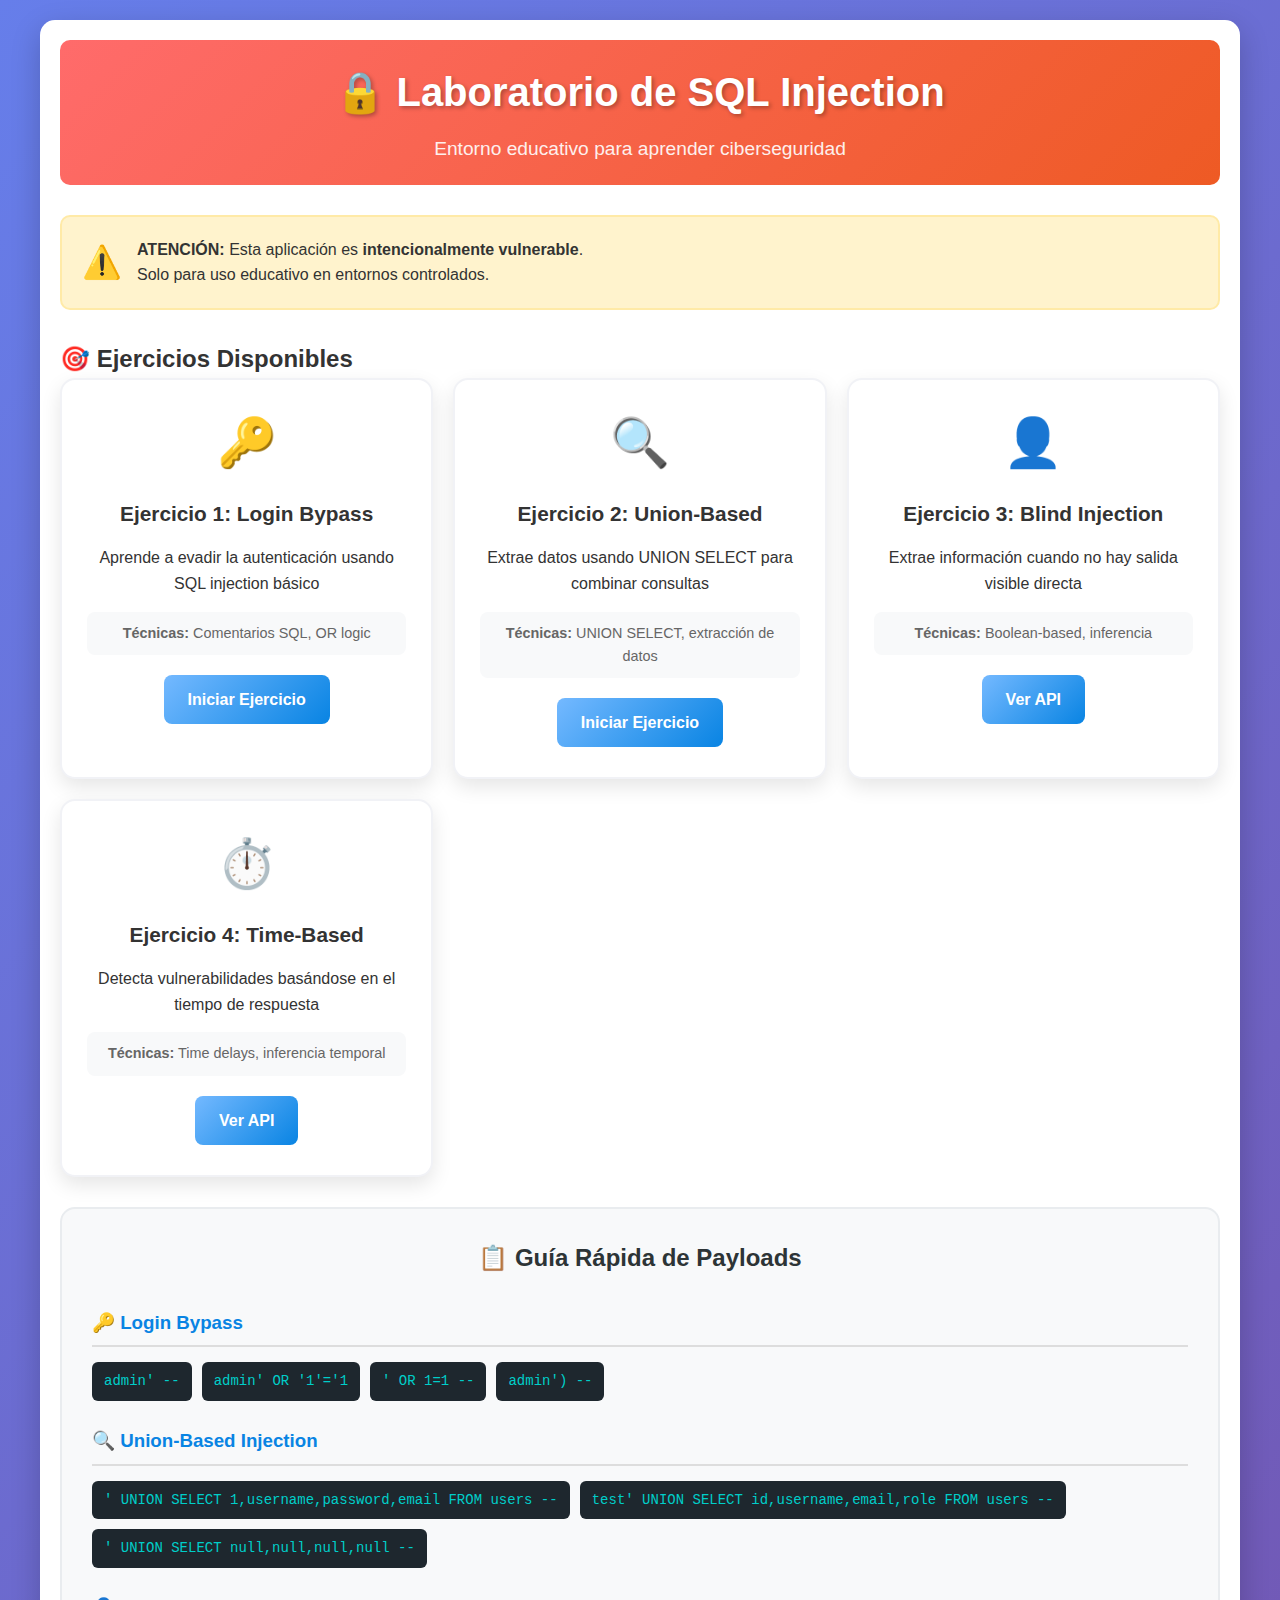
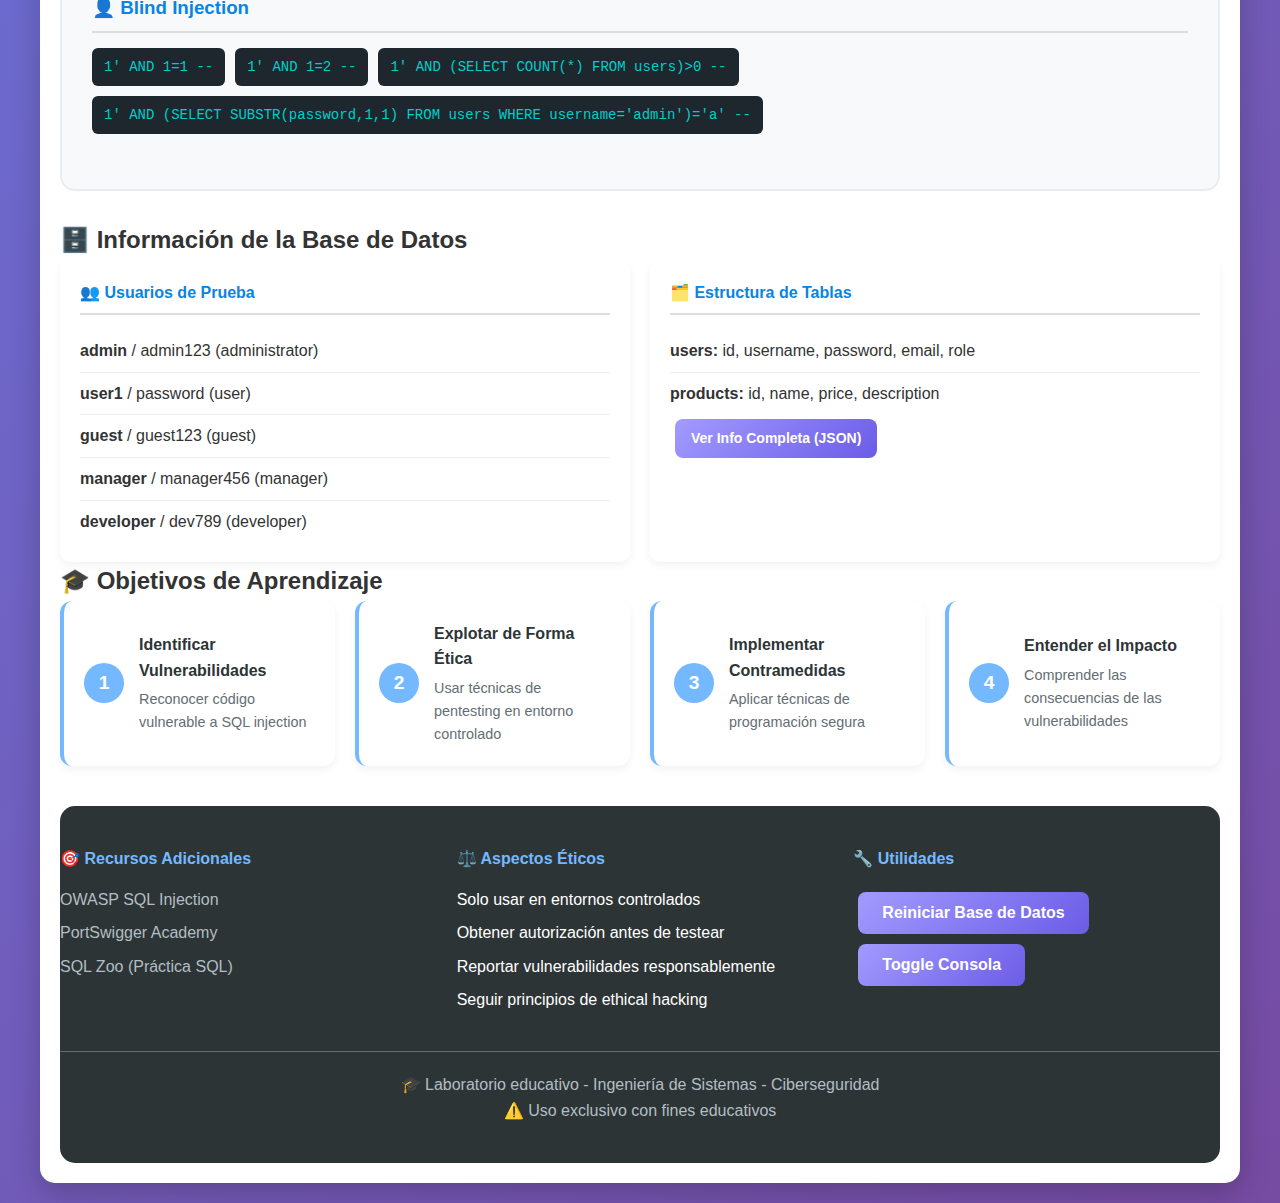
<file: templates/index.html>
<!DOCTYPE html>
<html lang="es">
<head>
    <meta charset="UTF-8">
    <meta name="viewport" content="width=device-width, initial-scale=1.0">
    <title>🔒 Laboratorio SQL Injection</title>
    <link rel="stylesheet" href="/static/style.css">
</head>
<body>
    <div class="container">
        <header class="header">
            <h1>🔒 Laboratorio de SQL Injection</h1>
            <p class="subtitle">Entorno educativo para aprender ciberseguridad</p>
        </header>
        
        <div class="warning-box">
            <div class="warning-icon">⚠️</div>
            <div class="warning-text">
                <strong>ATENCIÓN:</strong> Esta aplicación es <strong>intencionalmente vulnerable</strong>.<br>
                Solo para uso educativo en entornos controlados.
            </div>
        </div>
        
        <div class="main-content">
            <section class="exercises">
                <h2>🎯 Ejercicios Disponibles</h2>
                <div class="exercise-grid">
                    
                    <div class="exercise-card">
                        <div class="exercise-icon">🔑</div>
                        <h3>Ejercicio 1: Login Bypass</h3>
                        <p>Aprende a evadir la autenticación usando SQL injection básico</p>
                        <div class="exercise-details">
                            <strong>Técnicas:</strong> Comentarios SQL, OR logic
                        </div>
                        <a href="/login" class="btn btn-primary">Iniciar Ejercicio</a>
                    </div>
                    
                    <div class="exercise-card">
                        <div class="exercise-icon">🔍</div>
                        <h3>Ejercicio 2: Union-Based</h3>
                        <p>Extrae datos usando UNION SELECT para combinar consultas</p>
                        <div class="exercise-details">
                            <strong>Técnicas:</strong> UNION SELECT, extracción de datos
                        </div>
                        <a href="/search" class="btn btn-primary">Iniciar Ejercicio</a>
                    </div>
                    
                    <div class="exercise-card">
                        <div class="exercise-icon">👤</div>
                        <h3>Ejercicio 3: Blind Injection</h3>
                        <p>Extrae información cuando no hay salida visible directa</p>
                        <div class="exercise-details">
                            <strong>Técnicas:</strong> Boolean-based, inferencia
                        </div>
                        <a href="/user/1" class="btn btn-primary">Ver API</a>
                    </div>
                    
                    <div class="exercise-card">
                        <div class="exercise-icon">⏱️</div>
                        <h3>Ejercicio 4: Time-Based</h3>
                        <p>Detecta vulnerabilidades basándose en el tiempo de respuesta</p>
                        <div class="exercise-details">
                            <strong>Técnicas:</strong> Time delays, inferencia temporal
                        </div>
                        <a href="/product/1" class="btn btn-primary">Ver API</a>
                    </div>
                    
                </div>
            </section>
            
            <section class="cheatsheet">
                <h2>📋 Guía Rápida de Payloads</h2>
                <div class="payload-section">
                    <h3>🔑 Login Bypass</h3>
                    <div class="payload-list">
                        <code class="payload">admin' --</code>
                        <code class="payload">admin' OR '1'='1</code>
                        <code class="payload">' OR 1=1 --</code>
                        <code class="payload">admin') --</code>
                    </div>
                </div>
                
                <div class="payload-section">
                    <h3>🔍 Union-Based Injection</h3>
                    <div class="payload-list">
                        <code class="payload">' UNION SELECT 1,username,password,email FROM users --</code>
                        <code class="payload">test' UNION SELECT id,username,email,role FROM users --</code>
                        <code class="payload">' UNION SELECT null,null,null,null --</code>
                    </div>
                </div>
                
                <div class="payload-section">
                    <h3>👤 Blind Injection</h3>
                    <div class="payload-list">
                        <code class="payload">1' AND 1=1 --</code>
                        <code class="payload">1' AND 1=2 --</code>
                        <code class="payload">1' AND (SELECT COUNT(*) FROM users)>0 --</code>
                        <code class="payload">1' AND (SELECT SUBSTR(password,1,1) FROM users WHERE username='admin')='a' --</code>
                    </div>
                </div>
            </section>
            
            <section class="database-info">
                <h2>🗄️ Información de la Base de Datos</h2>
                <div class="info-grid">
                    <div class="info-card">
                        <h4>👥 Usuarios de Prueba</h4>
                        <ul>
                            <li><strong>admin</strong> / admin123 (administrator)</li>
                            <li><strong>user1</strong> / password (user)</li>
                            <li><strong>guest</strong> / guest123 (guest)</li>
                            <li><strong>manager</strong> / manager456 (manager)</li>
                            <li><strong>developer</strong> / dev789 (developer)</li>
                        </ul>
                    </div>
                    
                    <div class="info-card">
                        <h4>🗂️ Estructura de Tablas</h4>
                        <ul>
                            <li><strong>users:</strong> id, username, password, email, role</li>
                            <li><strong>products:</strong> id, name, price, description</li>
                        </ul>
                        <a href="/info" class="btn btn-secondary btn-small">Ver Info Completa (JSON)</a>
                    </div>
                </div>
            </section>
            
            <section class="learning-objectives">
                <h2>🎓 Objetivos de Aprendizaje</h2>
                <div class="objectives-grid">
                    <div class="objective">
                        <span class="objective-number">1</span>
                        <div>
                            <h4>Identificar Vulnerabilidades</h4>
                            <p>Reconocer código vulnerable a SQL injection</p>
                        </div>
                    </div>
                    <div class="objective">
                        <span class="objective-number">2</span>
                        <div>
                            <h4>Explotar de Forma Ética</h4>
                            <p>Usar técnicas de pentesting en entorno controlado</p>
                        </div>
                    </div>
                    <div class="objective">
                        <span class="objective-number">3</span>
                        <div>
                            <h4>Implementar Contramedidas</h4>
                            <p>Aplicar técnicas de programación segura</p>
                        </div>
                    </div>
                    <div class="objective">
                        <span class="objective-number">4</span>
                        <div>
                            <h4>Entender el Impacto</h4>
                            <p>Comprender las consecuencias de las vulnerabilidades</p>
                        </div>
                    </div>
                </div>
            </section>
        </div>
        
        <footer class="footer">
            <div class="footer-content">
                <div class="footer-section">
                    <h4>🎯 Recursos Adicionales</h4>
                    <ul>
                        <li><a href="https://owasp.org/www-community/attacks/SQL_Injection" target="_blank">OWASP SQL Injection</a></li>
                        <li><a href="https://portswigger.net/web-security/sql-injection" target="_blank">PortSwigger Academy</a></li>
                        <li><a href="https://sqlzoo.net/" target="_blank">SQL Zoo (Práctica SQL)</a></li>
                    </ul>
                </div>
                
                <div class="footer-section">
                    <h4>⚖️ Aspectos Éticos</h4>
                    <ul>
                        <li>Solo usar en entornos controlados</li>
                        <li>Obtener autorización antes de testear</li>
                        <li>Reportar vulnerabilidades responsablemente</li>
                        <li>Seguir principios de ethical hacking</li>
                    </ul>
                </div>
                
                <div class="footer-section">
                    <h4>🔧 Utilidades</h4>
                    <button onclick="resetDatabase()" class="btn btn-secondary">Reiniciar Base de Datos</button>
                    <button onclick="toggleConsole()" class="btn btn-secondary">Toggle Consola</button>
                </div>
            </div>
            
            <div class="footer-bottom">
                <p>🎓 Laboratorio educativo - Ingeniería de Sistemas - Ciberseguridad</p>
                <p>⚠️ Uso exclusivo con fines educativos</p>
            </div>
        </footer>
    </div>
    
    <script>
        // Función para reiniciar la base de datos
        async function resetDatabase() {
            if (confirm('¿Estás seguro de que quieres reiniciar la base de datos?')) {
                try {
                    const response = await fetch('/reset-database', { method: 'POST' });
                    const result = await response.json();
                    
                    if (result.status === 'success') {
                        alert('✅ Base de datos reiniciada correctamente');
                    } else {
                        alert('❌ Error: ' + result.message);
                    }
                } catch (error) {
                    alert('❌ Error de conexión: ' + error.message);
                }
            }
        }
        
        // Toggle para mostrar/ocultar consola de desarrollo
        function toggleConsole() {
            if (typeof console !== 'undefined') {
                if (console.log.toString().indexOf('[native code]') === -1) {
                    // Consola está deshabilitada, rehabilitarla
                    console = window.console;
                    alert('✅ Consola habilitada - Presiona F12 para ver queries SQL');
                } else {
                    alert('ℹ️ Presiona F12 para abrir la consola del navegador y ver las queries SQL ejecutadas');
                }
            }
        }
        
        // Mostrar tips al cargar la página
        window.addEventListener('load', function() {
            console.log('🔒 LABORATORIO SQL INJECTION CARGADO');
            console.log('💡 TIP: Las queries SQL se mostrarán en esta consola');
            console.log('🎯 Objetivo: Aprender a identificar y explotar vulnerabilidades de forma ética');
        });
    </script>
</body>
</html>
</file>
<file: static/style.css>
/* ===============================================
   LABORATORIO SQL INJECTION - ESTILOS CSS
   =============================================== */

/* Reset básico */
* {
    margin: 0;
    padding: 0;
    box-sizing: border-box;
}

body {
    font-family: 'Segoe UI', Tahoma, Geneva, Verdana, sans-serif;
    line-height: 1.6;
    color: #333;
    background: linear-gradient(135deg, #667eea 0%, #764ba2 100%);
    min-height: 100vh;
}

.container {
    max-width: 1200px;
    margin: 0 auto;
    padding: 20px;
    background: white;
    margin-top: 20px;
    margin-bottom: 20px;
    border-radius: 15px;
    box-shadow: 0 10px 30px rgba(0,0,0,0.2);
}

/* ===============================================
   HEADER Y NAVEGACIÓN
   =============================================== */

.header {
    text-align: center;
    margin-bottom: 30px;
    padding: 20px;
    background: linear-gradient(135deg, #ff6b6b, #ee5a24);
    color: white;
    border-radius: 10px;
}

.header h1 {
    font-size: 2.5em;
    margin-bottom: 10px;
    text-shadow: 2px 2px 4px rgba(0,0,0,0.3);
}

.subtitle {
    font-size: 1.2em;
    opacity: 0.9;
}

.exercise-header {
    text-align: center;
    margin-bottom: 30px;
    padding: 20px;
    background: linear-gradient(135deg, #74b9ff, #0984e3);
    color: white;
    border-radius: 10px;
}

.navigation {
    margin-bottom: 20px;
    text-align: center;
}

.back-link {
    display: inline-block;
    margin: 0 10px;
    padding: 10px 20px;
    background: #ddd;
    color: #333;
    text-decoration: none;
    border-radius: 5px;
    transition: background 0.3s;
}

.back-link:hover {
    background: #ccc;
    transform: translateY(-2px);
}

/* ===============================================
   CAJAS DE ADVERTENCIA Y RESULTADOS
   =============================================== */

.warning-box {
    display: flex;
    align-items: center;
    background: #fff3cd;
    border: 2px solid #ffeaa7;
    border-radius: 10px;
    padding: 20px;
    margin-bottom: 30px;
}

.warning-icon {
    font-size: 2em;
    margin-right: 15px;
}

.warning-text {
    flex: 1;
}

.result-box {
    display: flex;
    align-items: flex-start;
    border-radius: 10px;
    padding: 20px;
    margin-bottom: 30px;
    box-shadow: 0 4px 8px rgba(0,0,0,0.1);
}

.result-box.success {
    background: #d4edda;
    border: 2px solid #00b894;
}

.result-box.error {
    background: #f8d7da;
    border: 2px solid #e17055;
}

.result-icon {
    font-size: 2em;
    margin-right: 15px;
    margin-top: 5px;
}

.result-content {
    flex: 1;
}

.user-info {
    background: rgba(255,255,255,0.8);
    padding: 15px;
    border-radius: 8px;
    margin-top: 15px;
}

.user-info p {
    margin: 5px 0;
    font-weight: bold;
}

.success-message, .error-message {
    font-weight: bold;
    margin-top: 10px;
}

.sql-tip {
    font-style: italic;
    color: #666;
    margin-top: 10px;
}

/* ===============================================
   FORMULARIOS
   =============================================== */

.form-container {
    background: #f8f9fa;
    padding: 30px;
    border-radius: 10px;
    margin-bottom: 30px;
    box-shadow: 0 4px 8px rgba(0,0,0,0.05);
}

.form-group {
    margin-bottom: 20px;
}

.form-group label {
    display: block;
    margin-bottom: 8px;
    font-weight: bold;
    color: #333;
}

.form-group input {
    width: 100%;
    padding: 12px;
    border: 2px solid #ddd;
    border-radius: 8px;
    font-size: 16px;
    transition: border-color 0.3s, box-shadow 0.3s;
}

.form-group input:focus {
    outline: none;
    border-color: #74b9ff;
    box-shadow: 0 0 0 3px rgba(116, 185, 255, 0.1);
}

/* ===============================================
   BOTONES
   =============================================== */

.btn {
    display: inline-block;
    padding: 12px 24px;
    border: none;
    border-radius: 8px;
    font-size: 16px;
    font-weight: bold;
    text-decoration: none;
    text-align: center;
    cursor: pointer;
    transition: all 0.3s ease;
    margin: 5px;
}

.btn-primary {
    background: linear-gradient(135deg, #74b9ff, #0984e3);
    color: white;
}

.btn-primary:hover {
    background: linear-gradient(135deg, #0984e3, #74b9ff);
    transform: translateY(-2px);
    box-shadow: 0 4px 12px rgba(116, 185, 255, 0.4);
}

.btn-secondary {
    background: linear-gradient(135deg, #a29bfe, #6c5ce7);
    color: white;
}

.btn-secondary:hover {
    background: linear-gradient(135deg, #6c5ce7, #a29bfe);
    transform: translateY(-2px);
}

.btn-large {
    padding: 15px 30px;
    font-size: 18px;
    width: 100%;
}

.btn-small {
    padding: 8px 16px;
    font-size: 14px;
}

/* ===============================================
   EJERCICIOS Y TARJETAS
   =============================================== */

.exercise-grid {
    display: grid;
    grid-template-columns: repeat(auto-fit, minmax(300px, 1fr));
    gap: 20px;
    margin-bottom: 30px;
}

.exercise-card {
    background: white;
    border-radius: 15px;
    padding: 25px;
    text-align: center;
    box-shadow: 0 8px 20px rgba(0,0,0,0.1);
    transition: transform 0.3s, box-shadow 0.3s;
    border: 2px solid #f1f2f6;
}

.exercise-card:hover {
    transform: translateY(-5px);
    box-shadow: 0 12px 30px rgba(0,0,0,0.15);
    border-color: #74b9ff;
}

.exercise-icon {
    font-size: 3em;
    margin-bottom: 15px;
}

.exercise-card h3 {
    color: #333;
    margin-bottom: 15px;
    font-size: 1.3em;
}

.exercise-details {
    background: #f8f9fa;
    padding: 10px;
    border-radius: 8px;
    margin: 15px 0;
    font-size: 0.9em;
    color: #666;
}

/* ===============================================
   QUERIES Y CÓDIGO
   =============================================== */

.query-display {
    background: #2d3436;
    color: white;
    padding: 20px;
    border-radius: 10px;
    margin-bottom: 30px;
    box-shadow: 0 4px 8px rgba(0,0,0,0.2);
}

.query-display h4 {
    margin-bottom: 15px;
    color: #74b9ff;
}

.query-box {
    background: #1e272e;
    padding: 15px;
    border-radius: 8px;
    border-left: 4px solid #00cec9;
    overflow-x: auto;
}

.query-box code {
    font-family: 'Courier New', monospace;
    font-size: 14px;
    color: #00cec9;
    word-break: break-all;
}

.query-explanation {
    margin-top: 15px;
    font-style: italic;
    color: #b2bec3;
}

.code-block {
    background: #1e272e;
    color: #00cec9;
    padding: 15px;
    border-radius: 8px;
    border-left: 4px solid #74b9ff;
    margin: 15px 0;
    overflow-x: auto;
}

.code-block code {
    font-family: 'Courier New', monospace;
    font-size: 14px;
}

/* ===============================================
   PAYLOADS Y AYUDA
   =============================================== */

.help-section {
    background: #f8f9fa;
    padding: 30px;
    border-radius: 15px;
    margin-bottom: 30px;
    border: 2px solid #e9ecef;
}

.help-section h3 {
    color: #2d3436;
    margin-bottom: 25px;
    text-align: center;
    font-size: 1.5em;
}

.payload-category {
    margin-bottom: 30px;
}

.payload-category h4 {
    color: #0984e3;
    margin-bottom: 15px;
    padding-bottom: 8px;
    border-bottom: 2px solid #ddd;
}

.payload-examples {
    display: grid;
    gap: 15px;
}

.payload-item {
    background: white;
    padding: 20px;
    border-radius: 10px;
    box-shadow: 0 2px 8px rgba(0,0,0,0.05);
    border-left: 4px solid #74b9ff;
    transition: transform 0.2s, box-shadow 0.2s;
}

.payload-item:hover {
    transform: translateX(5px);
    box-shadow: 0 4px 12px rgba(0,0,0,0.1);
}

.payload-item code {
    background: #1e272e;
    color: #00cec9;
    padding: 8px 12px;
    border-radius: 6px;
    font-family: 'Courier New', monospace;
    font-weight: bold;
    cursor: pointer;
    transition: background 0.3s;
    display: inline-block;
    margin: 5px 0;
}

.payload-item code:hover {
    background: #0984e3;
    color: white;
}

.payload-item small {
    display: block;
    margin-top: 8px;
    color: #666;
    font-style: italic;
}

.payload-list {
    display: flex;
    flex-wrap: wrap;
    gap: 10px;
}

.payload {
    background: #1e272e;
    color: #00cec9;
    padding: 8px 12px;
    border-radius: 6px;
    font-family: 'Courier New', monospace;
    font-size: 14px;
    cursor: pointer;
    transition: all 0.3s;
}

.payload:hover {
    background: #74b9ff;
    color: white;
    transform: translateY(-2px);
}

/* ===============================================
   PRODUCTOS Y RESULTADOS
   =============================================== */

.results-section {
    margin-bottom: 30px;
}

.results-section h3 {
    color: #2d3436;
    margin-bottom: 20px;
    text-align: center;
}

.products-grid {
    display: grid;
    grid-template-columns: repeat(auto-fit, minmax(280px, 1fr));
    gap: 20px;
    margin-bottom: 20px;
}

.product-card {
    background: white;
    border: 2px solid #ddd;
    border-radius: 12px;
    padding: 20px;
    transition: all 0.3s;
    position: relative;
}

.product-card:hover {
    border-color: #74b9ff;
    transform: translateY(-3px);
    box-shadow: 0 8px 20px rgba(0,0,0,0.1);
}

.product-id {
    position: absolute;
    top: 10px;
    right: 15px;
    background: #74b9ff;
    color: white;
    padding: 4px 8px;
    border-radius: 4px;
    font-size: 12px;
    font-weight: bold;
}

.product-card h4 {
    color: #2d3436;
    margin-bottom: 10px;
    font-size: 1.2em;
}

.product-price {
    font-size: 1.4em;
    font-weight: bold;
    color: #00b894;
    margin-bottom: 10px;
}

.product-description {
    color: #636e72;
    font-size: 0.9em;
}

.no-results {
    text-align: center;
    padding: 40px;
    background: #f8f9fa;
    border-radius: 10px;
    color: #636e72;
}

/* ===============================================
   SECCIONES DE INFORMACIÓN
   =============================================== */

.reference-section {
    background: #e8f4fd;
    padding: 25px;
    border-radius: 12px;
    margin-bottom: 30px;
    border: 2px solid #74b9ff;
}

.reference-section h3 {
    color: #0984e3;
    margin-bottom: 20px;
    text-align: center;
}

.users-grid {
    display: grid;
    grid-template-columns: repeat(auto-fit, minmax(200px, 1fr));
    gap: 15px;
    margin-bottom: 15px;
}

.user-card {
    background: white;
    padding: 15px;
    border-radius: 8px;
    text-align: center;
    box-shadow: 0 2px 8px rgba(0,0,0,0.05);
}

.products-reference ul {
    columns: 2;
    column-gap: 30px;
    list-style-type: none;
}

.products-reference li {
    margin-bottom: 10px;
    padding: 8px;
    background: white;
    border-radius: 6px;
    break-inside: avoid;
}

.reference-note {
    background: rgba(255,255,255,0.8);
    padding: 15px;
    border-radius: 8px;
    margin-top: 15px;
    font-style: italic;
    text-align: center;
}

.info-grid {
    display: grid;
    grid-template-columns: repeat(auto-fit, minmax(300px, 1fr));
    gap: 20px;
}

.info-card {
    background: white;
    padding: 20px;
    border-radius: 10px;
    box-shadow: 0 4px 8px rgba(0,0,0,0.05);
}

.info-card h4 {
    color: #0984e3;
    margin-bottom: 15px;
    padding-bottom: 8px;
    border-bottom: 2px solid #ddd;
}

.info-card ul {
    list-style-type: none;
}

.info-card li {
    padding: 8px 0;
    border-bottom: 1px solid #eee;
}

.info-card li:last-child {
    border-bottom: none;
}

/* ===============================================
   EXPLICACIONES TÉCNICAS
   =============================================== */

.explanation-section {
    background: #f1f2f6;
    padding: 30px;
    border-radius: 15px;
    margin-bottom: 30px;
    border: 2px solid #ddd;
}

.explanation-section h3 {
    color: #2d3436;
    margin-bottom: 25px;
    text-align: center;
    font-size: 1.5em;
}

.explanation-content h4 {
    color: #0984e3;
    margin: 20px 0 10px 0;
    font-size: 1.2em;
}

.explanation-content ul {
    margin: 15px 0 15px 20px;
}

.explanation-content li {
    margin-bottom: 8px;
    color: #555;
}

.attack-example {
    background: #fff5f5;
    border: 2px solid #ff7675;
    border-radius: 10px;
    padding: 20px;
    margin: 20px 0;
}

/* ===============================================
   OBJETIVOS DE APRENDIZAJE
   =============================================== */

.learning-objectives {
    margin-bottom: 30px;
}

.objectives-grid {
    display: grid;
    grid-template-columns: repeat(auto-fit, minmax(250px, 1fr));
    gap: 20px;
}

.objective {
    display: flex;
    align-items: center;
    background: white;
    padding: 20px;
    border-radius: 12px;
    box-shadow: 0 4px 8px rgba(0,0,0,0.05);
    border-left: 4px solid #74b9ff;
}

.objective-number {
    background: #74b9ff;
    color: white;
    width: 40px;
    height: 40px;
    border-radius: 50%;
    display: flex;
    align-items: center;
    justify-content: center;
    font-weight: bold;
    font-size: 1.2em;
    margin-right: 15px;
    flex-shrink: 0;
}

.objective h4 {
    color: #2d3436;
    margin-bottom: 5px;
}

.objective p {
    color: #636e72;
    font-size: 0.9em;
}

/* ===============================================
   CHEATSHEET
   =============================================== */

.cheatsheet {
    background: #f8f9fa;
    padding: 30px;
    border-radius: 15px;
    margin-bottom: 30px;
    border: 2px solid #e9ecef;
}

.cheatsheet h2 {
    text-align: center;
    margin-bottom: 30px;
    color: #2d3436;
}

.payload-section {
    margin-bottom: 25px;
}

.payload-section h3 {
    color: #0984e3;
    margin-bottom: 15px;
    padding-bottom: 8px;
    border-bottom: 2px solid #ddd;
}

/* ===============================================
   FOOTER
   =============================================== */

.footer {
    background: #2d3436;
    color: white;
    padding: 40px 0;
    border-radius: 15px;
    margin-top: 40px;
}

.footer-content {
    display: grid;
    grid-template-columns: repeat(auto-fit, minmax(250px, 1fr));
    gap: 30px;
    margin-bottom: 30px;
}

.footer-section h4 {
    color: #74b9ff;
    margin-bottom: 15px;
}

.footer-section ul {
    list-style: none;
}

.footer-section li {
    margin-bottom: 8px;
}

.footer-section a {
    color: #b2bec3;
    text-decoration: none;
    transition: color 0.3s;
}

.footer-section a:hover {
    color: #74b9ff;
}

.footer-bottom {
    text-align: center;
    padding-top: 20px;
    border-top: 1px solid #636e72;
    color: #b2bec3;
}

/* ===============================================
   RESPONSIVE DESIGN
   =============================================== */

@media (max-width: 768px) {
    .container {
        margin: 10px;
        padding: 15px;
    }
    
    .header h1 {
        font-size: 2em;
    }
    
    .exercise-grid {
        grid-template-columns: 1fr;
    }
    
    .products-reference ul {
        columns: 1;
    }
    
    .users-grid {
        grid-template-columns: repeat(auto-fit, minmax(150px, 1fr));
    }
    
    .objectives-grid {
        grid-template-columns: 1fr;
    }
    
    .footer-content {
        grid-template-columns: 1fr;
        text-align: center;
    }
    
    .payload-item {
        padding: 15px;
    }
    
    .form-container {
        padding: 20px;
    }
}

@media (max-width: 480px) {
    .back-link {
        display: block;
        margin: 5px 0;
        text-align: center;
    }
    
    .result-box {
        flex-direction: column;
        text-align: center;
    }
    
    .result-icon {
        margin-right: 0;
        margin-bottom: 10px;
    }
    
    .btn {
        display: block;
        width: 100%;
        margin: 10px 0;
    }
    
    .query-box {
        font-size: 12px;
    }
}

/* ===============================================
   ANIMACIONES Y EFECTOS
   =============================================== */

@keyframes fadeIn {
    from { opacity: 0; transform: translateY(20px); }
    to { opacity: 1; transform: translateY(0); }
}

.container {
    animation: fadeIn 0.6s ease-out;
}

@keyframes pulse {
    0% { transform: scale(1); }
    50% { transform: scale(1.05); }
    100% { transform: scale(1); }
}

.warning-icon {
    animation: pulse 2s infinite;
}

@keyframes slideIn {
    from { transform: translateX(-20px); opacity: 0; }
    to { transform: translateX(0); opacity: 1; }
}

.payload-item {
    animation: slideIn 0.5s ease-out;
}

.payload-item:nth-child(1) { animation-delay: 0.1s; }
.payload-item:nth-child(2) { animation-delay: 0.2s; }
.payload-item:nth-child(3) { animation-delay: 0.3s; }
.payload-item:nth-child(4) { animation-delay: 0.4s; }

/* ===============================================
   UTILIDADES
   =============================================== */

.text-center { text-align: center; }
.text-left { text-align: left; }
.text-right { text-align: right; }

.mt-10 { margin-top: 10px; }
.mt-20 { margin-top: 20px; }
.mb-10 { margin-bottom: 10px; }
.mb-20 { margin-bottom: 20px; }

.hidden { display: none; }
.visible { display: block; }

/* ===============================================
   EFECTOS HOVER ADICIONALES
   =============================================== */

.exercise-card:hover .exercise-icon {
    transform: scale(1.1);
    transition: transform 0.3s;
}

.product-card:hover .product-price {
    color: #00b894;
    font-size: 1.5em;
    transition: all 0.3s;
}

/* ===============================================
   DARK MODE SUPPORT (OPCIONAL)
   =============================================== */

@media (prefers-color-scheme: dark) {
    /* Si quieres implementar modo oscuro más adelante */
}

/* Scrollbar personalizado para Webkit */
::-webkit-scrollbar {
    width: 8px;
}

::-webkit-scrollbar-track {
    background: #f1f1f1;
    border-radius: 4px;
}

::-webkit-scrollbar-thumb {
    background: #74b9ff;
    border-radius: 4px;
}

::-webkit-scrollbar-thumb:hover {
    background: #0984e3;
}
</file>
